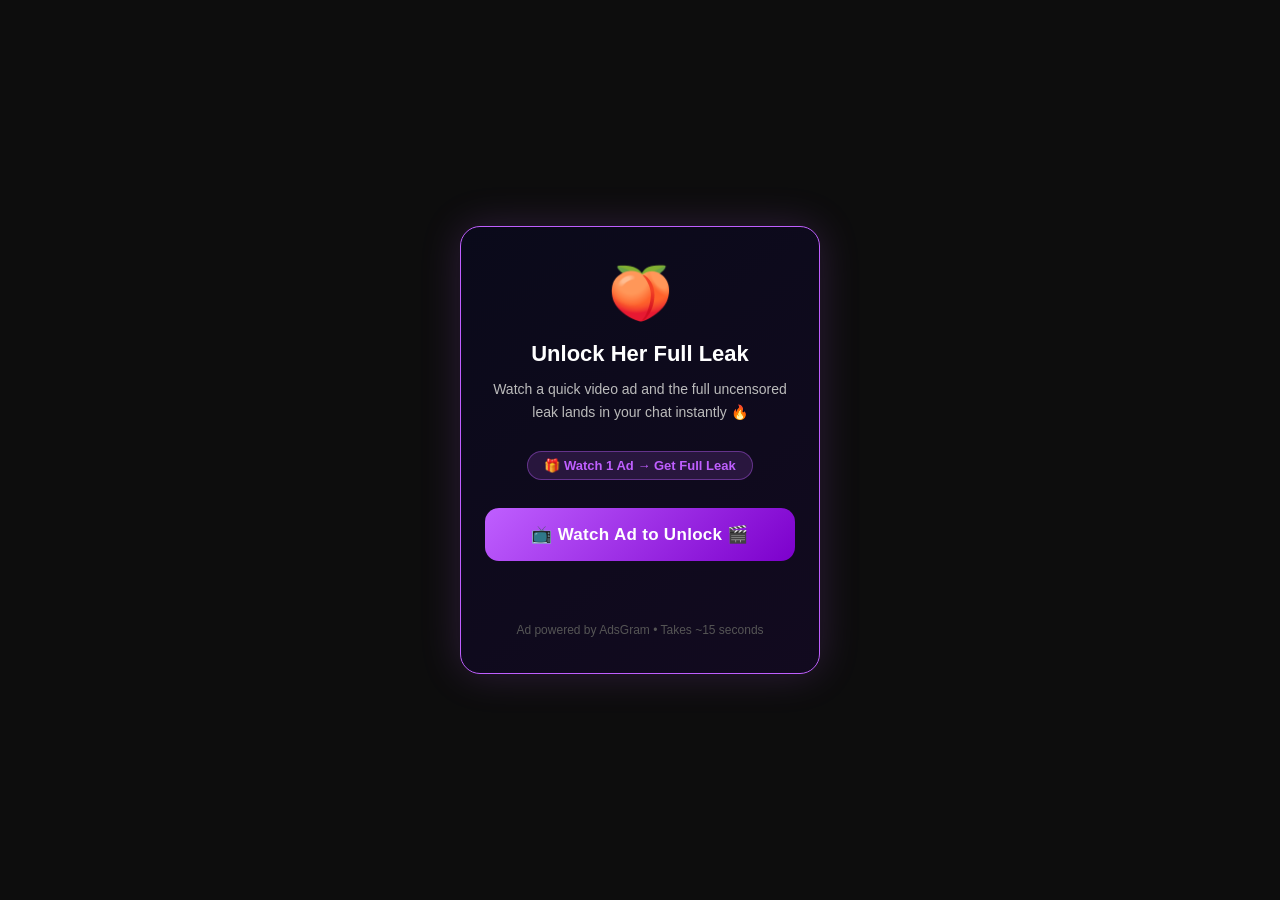
<file: ads.html>
<!DOCTYPE html>
<html lang="en">
<head>
  <meta charset="UTF-8" />
  <meta name="viewport" content="width=device-width, initial-scale=1.0, maximum-scale=1.0" />
  <title>Unlock Her Full Leak</title>
  <script src="https://telegram.org/js/telegram-web-app.js"></script>
  <style>
    * { margin: 0; padding: 0; box-sizing: border-box; }
    body {
      font-family: -apple-system, BlinkMacSystemFont, 'Segoe UI', sans-serif;
      background: #0d0d0d;
      color: #fff;
      min-height: 100vh;
      display: flex;
      align-items: center;
      justify-content: center;
      padding: 24px;
    }
    .card {
      background: linear-gradient(145deg, #0a0a1a, #120a1f);
      border: 1px solid #bf5fff;
      border-radius: 20px;
      padding: 36px 24px;
      text-align: center;
      max-width: 360px;
      width: 100%;
      box-shadow: 0 0 40px rgba(191, 95, 255, 0.18);
    }
    .icon { font-size: 52px; margin-bottom: 16px; }
    h1 {
      font-size: 22px;
      font-weight: 800;
      color: #fff;
      margin-bottom: 10px;
      line-height: 1.3;
    }
    .sub {
      font-size: 14px;
      color: #bbb;
      margin-bottom: 28px;
      line-height: 1.6;
    }
    .reward-badge {
      display: inline-block;
      background: rgba(191, 95, 255, 0.15);
      border: 1px solid rgba(191, 95, 255, 0.4);
      color: #bf5fff;
      font-size: 13px;
      font-weight: 600;
      padding: 6px 16px;
      border-radius: 20px;
      margin-bottom: 28px;
    }
    #adBtn {
      width: 100%;
      padding: 16px;
      background: linear-gradient(135deg, #bf5fff, #7c00cc);
      color: #fff;
      font-size: 17px;
      font-weight: 700;
      border: none;
      border-radius: 14px;
      cursor: pointer;
      transition: opacity 0.2s, transform 0.1s;
      letter-spacing: 0.3px;
    }
    #adBtn:active { transform: scale(0.97); }
    #adBtn:disabled { opacity: 0.5; cursor: not-allowed; }
    #status {
      margin-top: 18px;
      font-size: 14px;
      min-height: 20px;
      transition: color 0.3s;
    }
    #status.success { color: #30d158; }
    #status.error   { color: #ff453a; }
    #status.info    { color: #ffd60a; }
    .note {
      margin-top: 24px;
      font-size: 12px;
      color: #555;
    }
  </style>
</head>
<body>
  <div class="card">
    <div class="icon">🍑</div>
    <h1>Unlock Her Full Leak</h1>
    <p class="sub">Watch a quick video ad and the full uncensored leak lands in your chat instantly 🔥</p>
    <div class="reward-badge">🎁 Watch 1 Ad → Get Full Leak</div>

    <button id="adBtn" onclick="watchAd()">📺 Watch Ad to Unlock 🎬</button>
    <div id="status"></div>
    <p class="note">Ad powered by AdsGram • Takes ~15 seconds</p>
  </div>

  <script src="https://sad.adsgram.ai/js/sad.min.js"></script>
  <script>
    // ─── Telegram WebApp ──────────────────────────────
    const tg = window.Telegram.WebApp;
    tg.expand();
    tg.ready();
    tg.setHeaderColor('#0d0d0d');
    tg.setBackgroundColor('#0d0d0d');

    // ─── AdsGram SDK — unchanged from your working page ─
    const AdController = window.Adsgram.init({
      blockId: "37388",
      debug: false
    });

    // Public browser credential only. It is the same key embedded in the Mini App.
    // It is not a service-role key and cannot bypass the Edge Function validation.
    const SUPABASE_ANON_KEY = 'eyJhbGciOiJIUzI1NiIsInR5cCI6IkpXVCJ9.eyJpc3MiOiJzdXBhYmFzZSIsInJlZiI6Im5ud2ZwaW9ybmFrZWxka3ljeHdoIiwicm9sZSI6ImFub24iLCJpYXQiOjE3ODY0NjU5NzEsImV4cCI6MjEwMjA0MTk3MX0.DAKbe7XS37RIqQ_AbPnm0Z9L5C47cDbZx76pr7p7LrY';

    const btn = document.getElementById('adBtn');
    const status = document.getElementById('status');

    // ─── Store pending delivery ──────────────────────
    // This is the only changed part. The old file wrote directly to the old
    // Supabase project. This sends raw Telegram initData to the current Edge
    // Function, which validates it and writes the same pending queue row.
    async function storePendingDelivery() {
      const initData = tg.initData;
      if (!initData) {
        throw new Error('Open this page from the CumHia Telegram bot.');
      }

      const resp = await fetch('https://nnwfpiornakeldkycxwh.supabase.co/functions/v1/miniapp-api', {
        method: 'POST',
        headers: {
          'Content-Type': 'application/json',
          // Same browser header pattern used by the working Mini App.
          'Authorization': `Bearer ${SUPABASE_ANON_KEY}`
        },
        body: JSON.stringify({
          route: 'record-ad-reward',
          init_data: initData,
          content_type: 'leaks'
        })
      });

      const raw = await resp.text();
      let body = {};
      try { body = raw ? JSON.parse(raw) : {}; } catch (_) {}

      if (!resp.ok || !body.queued) {
        throw new Error(body.error || `Could not save your reward (${resp.status}).`);
      }
      return body;
    }

    // ─── Watch Ad ─────────────────────────────────────
    function watchAd() {
      btn.disabled = true;
      btn.textContent = '⏳ Loading Ad...';
      status.className = '';
      status.textContent = '';

      AdController.show()
        .then(async (result) => {
          if (result.done) {
            status.className = 'info';
            status.textContent = '✅ Ad watched! Saving your unlock...';

            await storePendingDelivery();

            status.className = 'success';
            status.textContent = '✅ Done! Close this window and tap "✅ Done" in the chat.';

            setTimeout(() => {
              tg.close();
            }, 500);
          } else {
            btn.disabled = false;
            btn.textContent = '📺 Watch Ad to Unlock 🎬';
            status.className = 'error';
            status.textContent = '❌ Please watch the FULL ad to unlock your content.';
          }
        })
        .catch((err) => {
          btn.disabled = false;
          btn.textContent = '📺 Watch Ad to Unlock 🎬';
          status.className = 'error';
          status.textContent = '❌ ' + (err.description || err.message || 'Ad failed. Please try again.');
        });
    }
  </script>
</body>
</html>
</file>
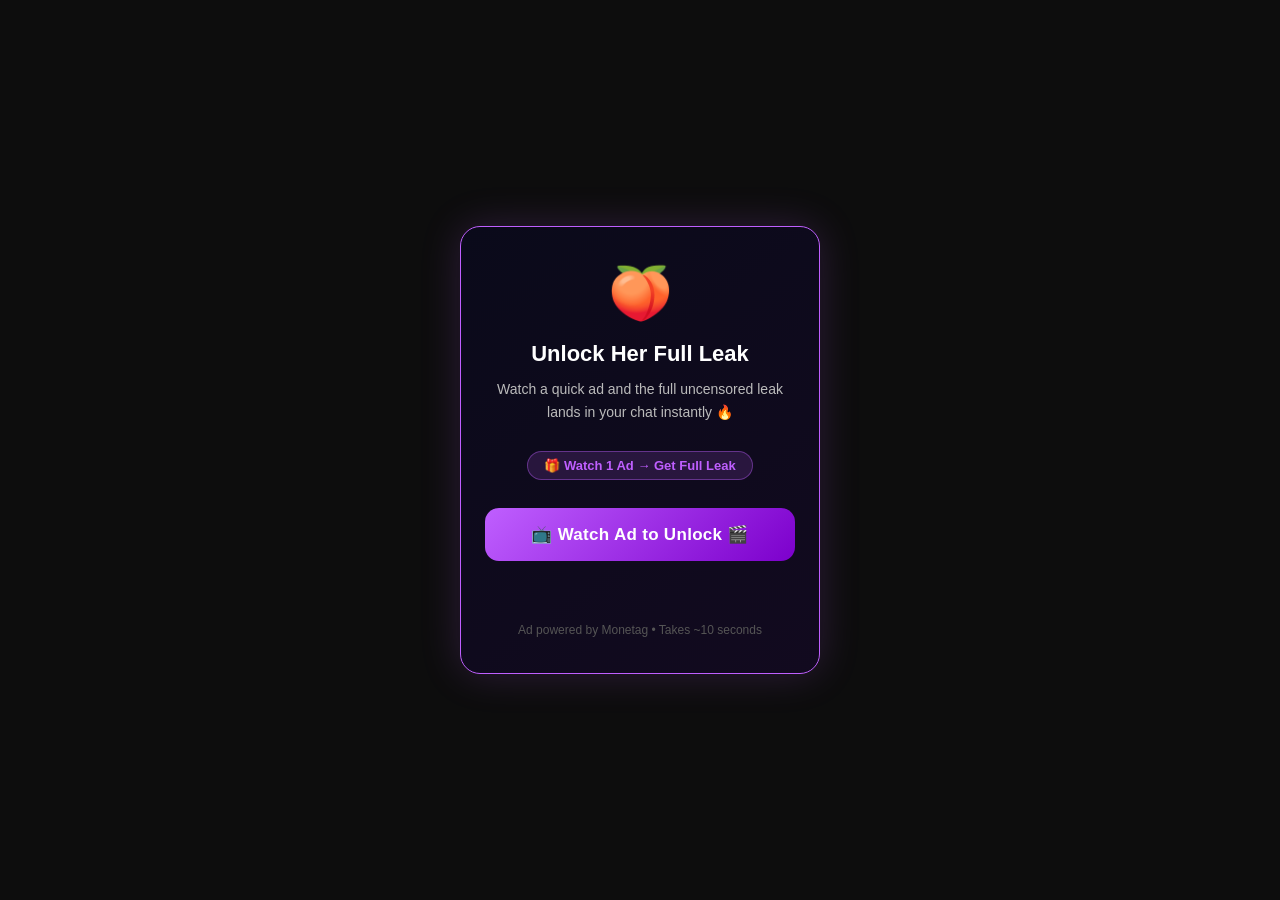
<file: leaks.html>
<!DOCTYPE html>
<html lang="en">
<head>
  <meta charset="UTF-8" />
  <meta name="viewport" content="width=device-width, initial-scale=1.0, maximum-scale=1.0" />
  <title>Unlock Full Leak</title>
  <script src="https://telegram.org/js/telegram-web-app.js"></script>
  <script src='//libtl.com/sdk.js' data-zone='11210081' data-sdk='show_11210081'></script>
  <style>
    * { margin: 0; padding: 0; box-sizing: border-box; }
    body {
      font-family: -apple-system, BlinkMacSystemFont, 'Segoe UI', sans-serif;
      background: #0d0d0d;
      color: #fff;
      min-height: 100vh;
      display: flex;
      align-items: center;
      justify-content: center;
      padding: 24px;
    }
    .card {
      background: linear-gradient(145deg, #0a0a1a, #120a1f);
      border: 1px solid #bf5fff;
      border-radius: 20px;
      padding: 36px 24px;
      text-align: center;
      max-width: 360px;
      width: 100%;
      box-shadow: 0 0 40px rgba(191, 95, 255, 0.18);
    }
    .icon { font-size: 52px; margin-bottom: 16px; }
    h1 {
      font-size: 22px;
      font-weight: 800;
      color: #fff;
      margin-bottom: 10px;
      line-height: 1.3;
    }
    .sub {
      font-size: 14px;
      color: #bbb;
      margin-bottom: 28px;
      line-height: 1.6;
    }
    .reward-badge {
      display: inline-block;
      background: rgba(191, 95, 255, 0.15);
      border: 1px solid rgba(191, 95, 255, 0.4);
      color: #bf5fff;
      font-size: 13px;
      font-weight: 600;
      padding: 6px 16px;
      border-radius: 20px;
      margin-bottom: 28px;
    }
    #adBtn {
      width: 100%;
      padding: 16px;
      background: linear-gradient(135deg, #bf5fff, #7c00cc);
      color: #fff;
      font-size: 17px;
      font-weight: 700;
      border: none;
      border-radius: 14px;
      cursor: pointer;
      transition: opacity 0.2s, transform 0.1s;
      letter-spacing: 0.3px;
    }
    #adBtn:active { transform: scale(0.97); }
    #adBtn:disabled { opacity: 0.5; cursor: not-allowed; }
    #status {
      margin-top: 18px;
      font-size: 14px;
      color: #aaa;
      min-height: 20px;
      transition: color 0.3s;
    }
    #status.success { color: #30d158; }
    #status.error   { color: #ff453a; }
    .note {
      margin-top: 24px;
      font-size: 12px;
      color: #555;
    }
  </style>
</head>
<body>
  <div class="card">
    <div class="icon">🍑</div>
    <h1>Unlock Her Full Leak</h1>
    <p class="sub">Watch a quick ad and the full uncensored leak lands in your chat instantly 🔥</p>
    <div class="reward-badge">🎁 Watch 1 Ad → Get Full Leak</div>
    <button id="adBtn" onclick="watchAd()">📺 Watch Ad to Unlock 🎬</button>
    <div id="status"></div>
    <p class="note">Ad powered by Monetag • Takes ~10 seconds</p>
  </div>

  <script>
    const tg = window.Telegram.WebApp;
    tg.expand();
    tg.ready();
    tg.setHeaderColor('#0d0d0d');
    tg.setBackgroundColor('#0d0d0d');

    function watchAd() {
      const btn    = document.getElementById('adBtn');
      const status = document.getElementById('status');
      btn.disabled     = true;
      btn.textContent  = '⏳ Loading Ad...';
      status.className = '';
      status.textContent = '';

      show_11210081('pop')
        .then(() => {
          status.className   = 'success';
          status.textContent = '✅ Done! Sending your leak now...';
          btn.textContent    = '✅ Ad Complete!';
          tg.sendData(JSON.stringify({ action: 'ad_complete', type: 'leaks' }));
          setTimeout(() => tg.close(), 1800);
        })
        .catch(() => {
          btn.disabled     = false;
          btn.textContent  = '📺 Watch Ad to Unlock 🎬';
          status.className = 'error';
          status.textContent = '❌ Ad failed. Please try again.';
        });
    }
  </script>
</body>
</html>
</file>
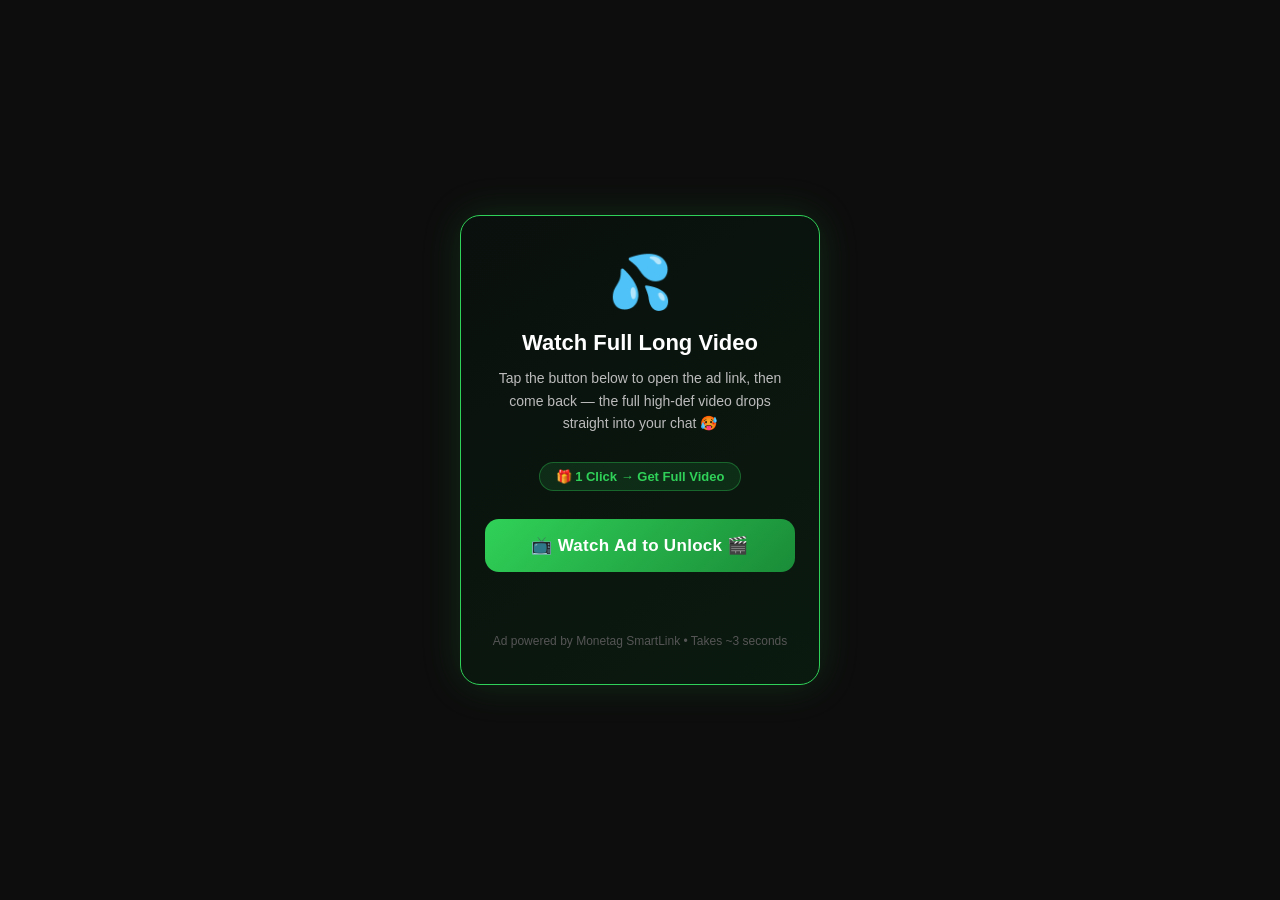
<file: long.html>
<!DOCTYPE html>
<html lang="en">
<head>
  <meta charset="UTF-8" />
  <meta name="viewport" content="width=device-width, initial-scale=1.0, maximum-scale=1.0" />
  <title>Watch Full Video</title>
  <script src="https://telegram.org/js/telegram-web-app.js"></script>
  <style>
    * { margin: 0; padding: 0; box-sizing: border-box; }
    body {
      font-family: -apple-system, BlinkMacSystemFont, 'Segoe UI', sans-serif;
      background: #0d0d0d;
      color: #fff;
      min-height: 100vh;
      display: flex;
      align-items: center;
      justify-content: center;
      padding: 24px;
    }
    .card {
      background: linear-gradient(145deg, #0a100d, #0a1a0f);
      border: 1px solid #30d158;
      border-radius: 20px;
      padding: 36px 24px;
      text-align: center;
      max-width: 360px;
      width: 100%;
      box-shadow: 0 0 40px rgba(48, 209, 88, 0.15);
    }
    .icon { font-size: 52px; margin-bottom: 16px; }
    h1 {
      font-size: 22px;
      font-weight: 800;
      color: #fff;
      margin-bottom: 10px;
      line-height: 1.3;
    }
    .sub {
      font-size: 14px;
      color: #bbb;
      margin-bottom: 28px;
      line-height: 1.6;
    }
    .reward-badge {
      display: inline-block;
      background: rgba(48, 209, 88, 0.12);
      border: 1px solid rgba(48, 209, 88, 0.35);
      color: #30d158;
      font-size: 13px;
      font-weight: 600;
      padding: 6px 16px;
      border-radius: 20px;
      margin-bottom: 28px;
    }
    #adBtn {
      width: 100%;
      padding: 16px;
      background: linear-gradient(135deg, #30d158, #1a8c38);
      color: #fff;
      font-size: 17px;
      font-weight: 700;
      border: none;
      border-radius: 14px;
      cursor: pointer;
      transition: opacity 0.2s, transform 0.1s;
      letter-spacing: 0.3px;
    }
    #adBtn:active { transform: scale(0.97); }
    #adBtn:disabled { opacity: 0.5; cursor: not-allowed; }
    #status {
      margin-top: 18px;
      font-size: 14px;
      color: #aaa;
      min-height: 20px;
      transition: color 0.3s;
    }
    #status.success { color: #30d158; }
    #status.error   { color: #ff453a; }
    .note {
      margin-top: 24px;
      font-size: 12px;
      color: #555;
    }
    #countdown {
      margin-top: 14px;
      font-size: 28px;
      font-weight: 800;
      color: #30d158;
      display: none;
    }
  </style>
</head>
<body>
  <div class="card">
    <div class="icon">💦</div>
    <h1>Watch Full Long Video</h1>
    <p class="sub">Tap the button below to open the ad link, then come back — the full high-def video drops straight into your chat 🥵</p>
    <div class="reward-badge">🎁 1 Click → Get Full Video</div>
    <button id="adBtn" onclick="watchAd()">📺 Watch Ad to Unlock 🎬</button>
    <div id="status"></div>
    <div id="countdown"></div>
    <p class="note">Ad powered by Monetag SmartLink • Takes ~3 seconds</p>
  </div>

  <script>
    const tg = window.Telegram.WebApp;
    tg.expand();
    tg.ready();
    tg.setHeaderColor('#0d0d0d');
    tg.setBackgroundColor('#0d0d0d');

    const SMART_LINK = "https://omg10.com/4/11210079";
    const btn       = document.getElementById('adBtn');
    const status    = document.getElementById('status');
    const countdown = document.getElementById('countdown');

    function watchAd() {
      btn.disabled     = true;
      btn.textContent  = '⏳ Opening Ad...';
      status.className = '';
      status.textContent = '';
      countdown.style.display = 'none';

      // Open the Monetag SmartLink in a new tab
      window.open(SMART_LINK, '_blank');

      status.className   = 'info';
      status.style.color = '#ffd60a';
      status.textContent = '✅ Ad link opened! Delivering your video...';

      // Countdown 3 → 1, then send data and close
      let seconds = 3;
      countdown.style.display = 'block';
      countdown.textContent = seconds;

      const interval = setInterval(() => {
        seconds--;
        countdown.textContent = seconds;
        if (seconds <= 0) {
          clearInterval(interval);
          countdown.style.display = 'none';

          // Send completion data to the bot
          tg.sendData(JSON.stringify({ action: 'ad_complete', type: 'long' }));

          status.className   = 'success';
          status.style.color = '#30d158';
          status.textContent = '✅ Done! Sending your video now...';
          btn.textContent    = '✅ Ad Complete!';

          // Close the webapp
          setTimeout(() => tg.close(), 500);
        }
      }, 1000);
    }
  </script>
</body>
</html>
</file>
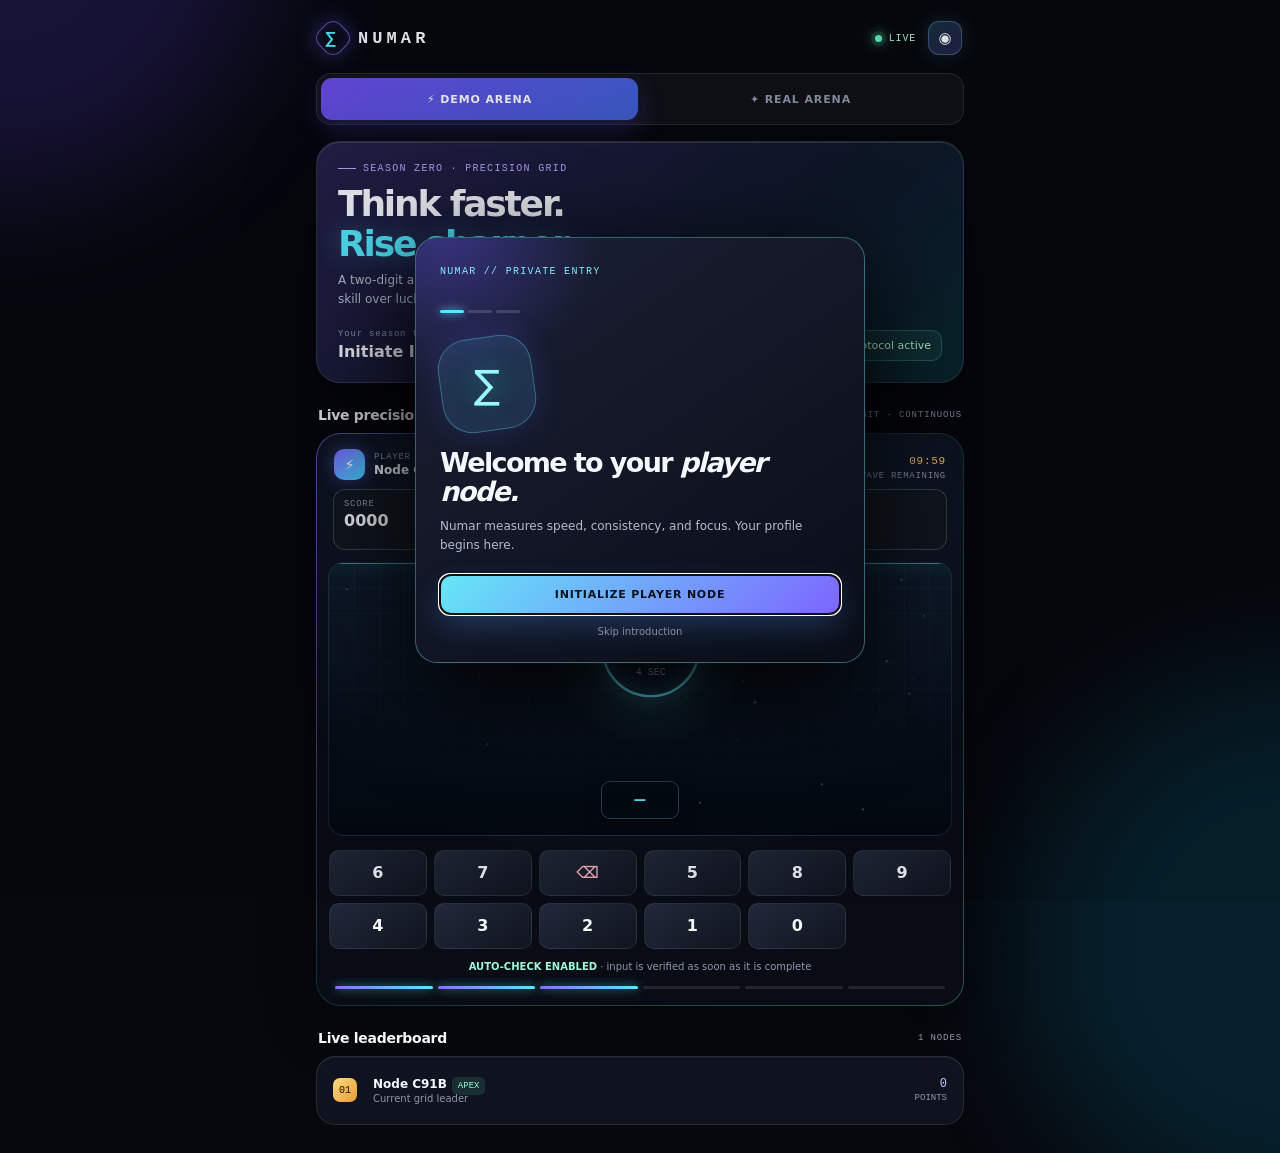
<file: numer.html>
<!doctype html>
<html lang="en">
<head>
  <meta charset="utf-8">
  <meta name="viewport" content="width=device-width,initial-scale=1,viewport-fit=cover">
  <meta name="theme-color" content="#07080e">
  <title>NUMAR · Precision Arena</title>
  <style>
    :root{--ink:#f5f8ff;--muted:#8e98af;--line:rgba(255,255,255,.1);--violet:#8e6aff;--electric:#54e9ff;--mint:#5bf1bd;--gold:#ffc56b;--rose:#ff718f;--panel:rgba(18,22,36,.78)}*{box-sizing:border-box;-webkit-tap-highlight-color:transparent}html,body{margin:0;min-height:100%;background:#07080e;color:var(--ink);font-family:Inter,ui-sans-serif,system-ui,sans-serif}body{overflow-x:hidden}body:before,body:after{content:"";position:fixed;z-index:0;width:34rem;height:34rem;border-radius:50%;filter:blur(65px);opacity:.22;pointer-events:none;animation:drift 15s ease-in-out infinite alternate}body:before{top:-22rem;left:-17rem;background:#5f44e4}body:after{right:-18rem;bottom:-20rem;background:#087d9c;animation-delay:-7s}@keyframes drift{to{transform:translate(5rem,3rem) scale(1.13)}}button{font:inherit;color:inherit;cursor:pointer;border:0}.app{position:relative;z-index:1;width:min(100%,680px);min-height:100vh;margin:auto;padding:env(safe-area-inset-top,0) 16px calc(28px + env(safe-area-inset-bottom))}.topbar{display:flex;align-items:center;justify-content:space-between;padding:21px 2px 18px}.brand{display:flex;align-items:center;gap:10px;font:600 17px ui-monospace,monospace;letter-spacing:.24em}.mark{display:grid;place-items:center;width:30px;height:30px;border:1px solid rgba(145,115,255,.68);border-radius:10px;color:var(--electric);box-shadow:0 0 21px rgba(95,105,255,.4),inset 0 0 15px rgba(107,90,255,.2);transform:rotate(45deg)}.mark span{transform:rotate(-45deg)}.top-actions{display:flex;align-items:center;gap:12px}.status{display:flex;align-items:center;gap:7px;color:#a9fbdc;font:10px ui-monospace,monospace;letter-spacing:.08em}.status i{width:7px;height:7px;border-radius:50%;background:var(--mint);box-shadow:0 0 0 4px rgba(91,241,189,.12),0 0 13px var(--mint);animation:pulse 1.8s infinite}@keyframes pulse{50%{opacity:.45;transform:scale(.78)}}.profile-trigger{display:grid;place-items:center;width:34px;height:34px;padding:0;border:1px solid rgba(130,220,255,.27);border-radius:11px;background:linear-gradient(135deg,rgba(70,224,255,.19),rgba(133,99,255,.25));box-shadow:0 0 18px rgba(83,181,255,.17);font-size:15px}.modes{display:grid;grid-template-columns:1fr 1fr;gap:4px;padding:4px;border:1px solid var(--line);border-radius:15px;background:rgba(255,255,255,.045)}.modes button{min-height:42px;border-radius:11px;color:var(--muted);background:transparent;font-size:11px;font-weight:800;letter-spacing:.08em;transition:.25s}.modes button.active{color:#fff;background:linear-gradient(135deg,rgba(117,83,255,.9),rgba(70,106,234,.9));box-shadow:0 9px 25px rgba(81,77,243,.28)}.view{display:none;animation:enter .35s ease both}.view.active{display:block}@keyframes enter{from{opacity:0;transform:translateY(9px)}to{opacity:1;transform:none}}.hero,.real-hero{position:relative;overflow:hidden;margin-top:16px;padding:21px;border:1px solid var(--line);border-radius:24px;background:linear-gradient(135deg,rgba(46,39,93,.76),rgba(17,27,48,.82) 62%,rgba(11,48,58,.72));box-shadow:0 24px 70px rgba(0,0,0,.36),inset 0 1px rgba(255,255,255,.1)}.hero:after{content:"";position:absolute;right:-16%;bottom:-115%;width:240px;height:240px;border-radius:50%;background:radial-gradient(circle,rgba(84,232,255,.24),transparent 66%)}.eyebrow{display:flex;align-items:center;gap:7px;color:#b6a7ff;font:10px ui-monospace,monospace;letter-spacing:.13em;text-transform:uppercase}.eyebrow:before{content:"";width:18px;height:1px;background:currentColor}h1,h2,h3,p{margin:0}h1{max-width:380px;margin:10px 0 8px;font-size:clamp(27px,6vw,36px);line-height:1.1;letter-spacing:-.06em}h1 em{color:var(--electric);font-style:normal;text-shadow:0 0 26px rgba(84,233,255,.3)}.sub{max-width:395px;color:#bac3d6;font-size:12px;line-height:1.6}.hero-bottom{display:flex;align-items:end;justify-content:space-between;gap:12px;margin-top:19px}.mini-stat span{display:block;color:var(--muted);font:9px ui-monospace,monospace;letter-spacing:.09em}.mini-stat b{display:block;margin-top:3px;font-size:16px}.rank-chip{padding:8px 10px;border:1px solid rgba(91,241,189,.24);border-radius:10px;background:rgba(91,241,189,.08);color:#b8ffdf;font-size:11px;white-space:nowrap}.section-title{display:flex;align-items:center;justify-content:space-between;margin:24px 2px 10px}.section-title h2{font-size:14px;letter-spacing:-.02em}.section-title span{color:var(--muted);font:9px ui-monospace,monospace;letter-spacing:.1em}.game-shell{padding:1px;border-radius:25px;background:linear-gradient(135deg,rgba(142,106,255,.67),rgba(84,233,255,.18) 45%,rgba(91,241,189,.35));box-shadow:0 18px 55px rgba(0,0,0,.36)}.game{overflow:hidden;border-radius:24px;background:radial-gradient(circle at 50% 0,#192944,#090c15 67%)}.game-head{display:flex;align-items:center;justify-content:space-between;padding:15px 17px 8px}.player{display:flex;align-items:center;gap:9px}.avatar{display:grid;place-items:center;width:31px;height:31px;border-radius:10px;background:linear-gradient(135deg,#8066ff,#42d9ff);box-shadow:0 0 18px rgba(105,112,255,.45);font-size:15px}.player small,.countdown small{display:block;color:var(--muted);font:9px ui-monospace,monospace;letter-spacing:.08em}.player b{display:block;margin-top:1px;font-size:12px}.countdown{text-align:right}.countdown span{color:var(--gold);font:11px ui-monospace,monospace;letter-spacing:.07em}.countdown small{margin-top:3px}.stats{display:grid;grid-template-columns:repeat(3,1fr);gap:1px;overflow:hidden;margin:0 16px 12px;border:1px solid var(--line);border-radius:12px;background:var(--line)}.metric{padding:9px 10px;background:rgba(5,8,15,.58)}.metric span{display:block;color:var(--muted);font:9px ui-monospace,monospace;letter-spacing:.08em}.metric b{display:block;margin-top:2px;font-size:16px}.arena{position:relative;overflow:hidden;height:274px;margin:0 11px;border:1px solid rgba(107,142,185,.18);border-radius:16px;background:linear-gradient(180deg,rgba(17,32,51,.65),rgba(3,9,17,.93))}.arena:before{content:"";position:absolute;inset:0;opacity:.32;background-image:linear-gradient(rgba(82,139,172,.24) 1px,transparent 1px),linear-gradient(90deg,rgba(82,139,172,.24) 1px,transparent 1px);background-size:25px 25px;mask-image:linear-gradient(to bottom,#000,transparent)}.scan{position:absolute;z-index:2;top:0;right:0;left:0;height:1px;background:rgba(117,241,255,.5);box-shadow:0 0 16px var(--electric);animation:scan 4s linear infinite}@keyframes scan{to{transform:translateY(274px)}}canvas{position:relative;z-index:1;display:block;width:100%;height:100%}.answer-readout{position:absolute;z-index:3;bottom:16px;left:50%;min-width:78px;padding:8px 15px;border:1px solid rgba(150,222,255,.25);border-radius:9px;background:rgba(4,11,20,.84);color:var(--electric);transform:translateX(-50%);text-align:center;font:600 18px ui-monospace,monospace;box-shadow:0 7px 20px rgba(0,0,0,.35);transition:.18s}.answer-readout.incorrect{border-color:var(--rose);color:#ff92a9;animation:shake .28s linear}@keyframes shake{25%{transform:translateX(-56%)}75%{transform:translateX(-44%)}}.keypad{display:grid;grid-template-columns:repeat(6,1fr);gap:7px;padding:14px 12px 12px}.key{min-height:46px;border:1px solid rgba(255,255,255,.08);border-radius:10px;background:linear-gradient(145deg,rgba(38,46,65,.85),rgba(17,21,33,.9));font-size:16px;font-weight:700;transition:.12s}.key:active{background:#3b4770;transform:scale(.93)}.key.erase{color:#f6b4c4}.auto-note{padding:0 17px 14px;color:var(--muted);text-align:center;font-size:10px}.auto-note b{color:#9df8d7}.progress{display:flex;gap:5px;padding:0 18px 16px}.progress i{flex:1;height:3px;border-radius:3px;background:rgba(255,255,255,.1)}.progress i.on{background:linear-gradient(90deg,var(--violet),var(--electric));box-shadow:0 0 10px rgba(77,231,255,.7)}.panel{border:1px solid var(--line);border-radius:19px;background:var(--panel);box-shadow:inset 0 1px rgba(255,255,255,.045);backdrop-filter:blur(18px)}.leaderboard{padding:7px 16px}.leader{display:grid;grid-template-columns:31px 1fr auto;align-items:center;gap:9px;min-height:53px;border-bottom:1px solid rgba(255,255,255,.07)}.leader:last-child{border:0}.place{display:grid;place-items:center;width:24px;height:24px;border-radius:7px;background:rgba(255,255,255,.055);color:#9ea8c0;font:10px ui-monospace,monospace}.place.top{color:#1e1400;background:linear-gradient(135deg,#ffdb7d,#e69c36)}.leader-name{font-size:12px;font-weight:700}.leader-name small{display:block;margin-top:2px;color:var(--muted);font-size:10px;font-weight:500}.leader-score{color:#c9c4ff;text-align:right;font:12px ui-monospace,monospace}.leader-score small{display:block;margin-top:2px;color:var(--muted);font-size:9px}.tag{padding:4px 6px;margin-left:5px;border-radius:5px;background:rgba(91,241,189,.12);color:#9ffbd7;font:9px ui-monospace,monospace}.real-hero{border-color:rgba(244,189,95,.27);background:linear-gradient(135deg,rgba(69,45,17,.78),rgba(30,24,30,.88) 65%,rgba(23,35,52,.88))}.real-hero:after{content:'✦';position:absolute;top:-22px;right:17px;color:#ffcf76;font-size:145px;opacity:.11}.real-hero h1 em{color:#ffcb75}.compliance{display:flex;gap:9px;margin:18px 0;padding:10px;border:1px solid rgba(255,205,116,.18);border-radius:11px;background:rgba(0,0,0,.16);color:#d8c9af;font-size:11px;line-height:1.45}.compliance b{color:#ffcf76}.prime{width:100%;padding:14px;border-radius:12px;background:linear-gradient(135deg,#ffe29b,#ce9138);color:#241504;font-size:11px;font-weight:900;letter-spacing:.07em}.schedule .slot{display:flex;align-items:center;justify-content:space-between;padding:13px 14px}.schedule .slot+.slot{border-top:1px solid var(--line)}.slot b{display:block;font-size:12px}.slot small{display:block;margin-top:3px;color:var(--muted);font-size:10px}.slot time{color:#ffcc76;font:12px ui-monospace,monospace}dialog{width:min(calc(100% - 28px),450px);padding:0;overflow:hidden;color:var(--ink);border:1px solid rgba(151,132,255,.35);border-radius:22px;background:linear-gradient(145deg,#1d2132,#0b0e17);box-shadow:0 30px 100px #000}.modal{padding:24px}.modal h2{font-size:21px}.modal p{margin-top:9px;color:#abb4c8;font-size:12px;line-height:1.6}.modal button,.profile-close{width:100%;margin-top:18px;padding:12px;border-radius:10px;background:#2a3044;font-weight:800}.profile{position:relative;overflow:hidden;padding:23px}.profile:before{content:"";position:absolute;top:-85px;right:-90px;width:230px;height:230px;border-radius:50%;background:radial-gradient(circle,rgba(94,237,231,.22),transparent 67%)}.profile-head{position:relative;display:flex;align-items:center;gap:12px}.profile-avatar{display:grid;place-items:center;width:51px;height:51px;border:1px solid rgba(111,234,255,.45);border-radius:16px;background:linear-gradient(135deg,#3bd9f4,#7352e8);box-shadow:0 0 24px rgba(76,214,255,.33);font-size:23px}.profile-head h2{font-size:20px;letter-spacing:-.04em}.profile-head p{margin-top:2px;color:#aab5c9;font:10px ui-monospace,monospace}.profile-xp{margin:22px 0 16px}.profile-xp label{display:flex;justify-content:space-between;margin-bottom:7px;color:#b9c3d8;font-size:10px}.xp-rail{height:7px;overflow:hidden;border-radius:8px;background:rgba(255,255,255,.09)}.xp-rail i{display:block;height:100%;border-radius:inherit;background:linear-gradient(90deg,#895fff,#4ee6f6);box-shadow:0 0 12px rgba(88,225,255,.65);transition:.45s}.profile-metrics{display:grid;grid-template-columns:repeat(3,1fr);gap:7px}.profile-metric{padding:9px;border:1px solid rgba(255,255,255,.07);border-radius:10px;background:rgba(0,0,0,.18)}.profile-metric span{display:block;color:var(--muted);font:9px ui-monospace,monospace}.profile-metric b{display:block;margin-top:3px;font-size:14px}.badges{display:grid;grid-template-columns:repeat(3,1fr);gap:8px;margin-top:10px}.badge{min-height:82px;padding:9px 6px;border:1px solid rgba(255,255,255,.08);border-radius:12px;background:rgba(255,255,255,.035);text-align:center}.badge i{display:block;filter:grayscale(1);opacity:.3;font-style:normal;font-size:18px}.badge.unlocked{border-color:rgba(103,236,202,.22);background:rgba(87,236,188,.06)}.badge.unlocked i{filter:none;opacity:1}.badge b{display:block;margin-top:5px;font-size:9px}.badge small{display:block;margin-top:3px;color:var(--muted);font-size:8px;line-height:1.2}.onboarding{position:relative;background:linear-gradient(145deg,#1b2035,#0a0d17);border-color:rgba(110,230,255,.39)}.onboarding:before{content:"";position:absolute;top:-180px;left:-140px;width:340px;height:340px;border-radius:50%;background:radial-gradient(circle,rgba(105,82,255,.37),transparent 65%)}.onboard{position:relative;padding:28px 24px 24px}.onboard-kicker{color:#86eaff;font:10px ui-monospace,monospace;letter-spacing:.13em}.onboard-steps{margin-top:21px}.onboard-steps i{display:inline-block;width:24px;height:3px;margin-right:4px;border-radius:4px;background:rgba(255,255,255,.15)}.onboard-steps i.on{background:var(--electric);box-shadow:0 0 9px var(--electric)}.orbit{display:grid;place-items:center;width:94px;height:94px;margin:20px 0 17px;border:1px solid rgba(97,234,255,.36);border-radius:30px;background:radial-gradient(circle,rgba(67,214,255,.22),rgba(92,72,201,.11));box-shadow:inset 0 0 24px rgba(100,224,255,.12),0 0 30px rgba(84,110,255,.2);color:#9bf7ff;font-size:39px;transform:rotate(-8deg)}.orbit span{transform:rotate(8deg)}.onboard h2{font-size:27px;line-height:1.1;letter-spacing:-.06em}.onboard p{margin-top:10px;color:#b3bdd1;font-size:12px;line-height:1.6}.style-picks{display:grid;grid-template-columns:1fr 1fr;gap:8px;margin-top:18px}.style-picks button{min-height:61px;padding:9px;border:1px solid rgba(255,255,255,.08);border-radius:11px;background:rgba(255,255,255,.045);text-align:left;font-size:11px;font-weight:800}.style-picks button.selected{border-color:rgba(95,230,255,.6);background:rgba(79,211,255,.13);box-shadow:0 0 18px rgba(82,211,255,.15)}.style-picks small{display:block;margin-top:4px;color:var(--muted);font-size:9px;font-weight:500}.onboard-next{width:100%;margin-top:20px;padding:13px;border-radius:11px;background:linear-gradient(135deg,#65e7f6,#7d65ff);box-shadow:0 12px 30px rgba(83,154,255,.26);color:#071119;font-size:11px;font-weight:900;letter-spacing:.07em}.onboard-skip{display:block;margin:11px auto 0;background:transparent;color:#8490a9;font-size:10px}@media(max-width:420px){.app{padding-right:12px;padding-left:12px}.status{display:none}.arena{height:250px}.keypad{grid-template-columns:repeat(5,1fr)}.key{min-height:43px}.stats{margin-right:12px;margin-left:12px}}@media(prefers-reduced-motion:reduce){*,*:before,*:after{animation-duration:.001ms!important}}
  </style>
</head>
<body>
  <main class="app">
    <header class="topbar"><div class="brand"><div class="mark"><span>∑</span></div>NUMAR</div><div class="top-actions"><div class="status"><i></i>LIVE</div><button id="profileBtn" class="profile-trigger">◉</button></div></header>
    <nav class="modes"><button id="demoTab" class="active">⚡ DEMO ARENA</button><button id="realTab">✦ REAL ARENA</button></nav>
    <section id="demo" class="view active"><article class="hero"><div class="eyebrow">Season zero · precision grid</div><h1>Think faster.<br><em>Rise sharper.</em></h1><p class="sub">A two-digit arithmetic arena for players who prefer measurable skill over luck.</p><div class="hero-bottom"><div class="mini-stat"><span>Your season tier</span><b id="heroTier">Initiate I</b></div><div class="rank-chip">🧠 Focus protocol active</div></div></article><div class="section-title"><h2>Live precision wave</h2><span>2-DIGIT · CONTINUOUS</span></div><section class="game-shell"><div class="game"><div class="game-head"><div class="player"><div class="avatar">⚡</div><div><small>PLAYER NODE</small><b id="playerName">Guest</b></div></div><div class="countdown"><span id="timer">10:00</span><small>WAVE REMAINING</small></div></div><div class="stats"><div class="metric"><span>SCORE</span><b id="score">0000</b></div><div class="metric"><span>STREAK</span><b>✦ <span id="streak">0</span></b></div><div class="metric"><span>MULTIPLIER</span><b id="multiplier">1.00×</b></div></div><div class="arena"><div class="scan"></div><canvas id="gameCanvas"></canvas><div id="answerReadout" class="answer-readout">—</div></div><div id="keypad" class="keypad"></div><div class="auto-note"><b>AUTO-CHECK ENABLED</b> · input is verified as soon as it is complete</div><div class="progress"><i class="on"></i><i class="on"></i><i class="on"></i><i></i><i></i><i></i></div></div></section><div class="section-title"><h2>Live leaderboard</h2><span id="poolCount">LOCAL</span></div><section id="leaders" class="panel leaderboard"></section></section>
    <section id="real" class="view"><article class="real-hero"><div class="eyebrow" style="color:#ffcf76">Premium tournament circuit</div><h1>Play for the <em>summit.</em></h1><p class="sub">Scheduled high-skill tournaments, transparent sections, and focused competition.</p><div class="compliance">🛡️ <div><b>Wallet preview only</b><br>Financial features are locked until payment operations, regional rules, and player verification are live.</div></div><button id="walletBtn" class="prime">💎 VIEW WALLET PREVIEW</button></article><div class="section-title"><h2>Today’s section schedule</h2><span>WAT · UTC+1</span></div><section class="panel schedule"><div class="slot"><div><b>Midnight Protocol <span class="tag">NEXT</span></b><small>Three precision rounds · 10 min waves</small></div><time>00:00</time></div><div class="slot"><div><b>Morning Circuit</b><small>Three precision rounds · 10 min waves</small></div><time>06:00</time></div><div class="slot"><div><b>Midday Apex</b><small>Three precision rounds · 10 min waves</small></div><time>12:00</time></div><div class="slot"><div><b>Nightfall Grid</b><small>Three precision rounds · 10 min waves</small></div><time>18:00</time></div></section></section>
  </main>
  <dialog id="wallet"><div class="modal"><div style="font-size:22px">🔒</div><h2 style="margin-top:12px">Wallet is in private preview</h2><p>Deposit, withdrawal, balance, and prize functions are intentionally unavailable in this build. Nothing here can move or affect funds.</p><button onclick="wallet.close()">Understood</button></div></dialog>
  <dialog id="profileDialog"><div class="profile"><div class="profile-head"><div class="profile-avatar">⚡</div><div><h2 id="profileName">Player node</h2><p id="profileTier">INITIATE I · SEASON ZERO</p></div></div><div class="profile-xp"><label><span id="rankLabel">INITIATE → ANALYST</span><span id="rankProgress">0 / 250 XP</span></label><div class="xp-rail"><i id="xpFill" style="width:0%"></i></div></div><div class="profile-metrics"><div class="profile-metric"><span>RANK</span><b id="profileRank">—</b></div><div class="profile-metric"><span>SCORE</span><b id="profileScore">0</b></div><div class="profile-metric"><span>BEST STREAK</span><b id="bestStreak">0</b></div></div><div class="section-title" style="margin-top:20px"><h2>Badge cabinet</h2><span>SEASON 0</span></div><div id="badges" class="badges"></div><button class="profile-close" onclick="profileDialog.close()">Close profile</button></div></dialog>
  <dialog id="onboardingDialog" class="onboarding"><div class="onboard"><div class="onboard-kicker">NUMAR // PRIVATE ENTRY</div><div id="onboardSteps" class="onboard-steps"></div><div id="onboardContent"></div><button id="onboardNext" class="onboard-next"></button><button id="onboardSkip" class="onboard-skip">Skip introduction</button></div></dialog>
  <script>
    const canvas=document.querySelector('#gameCanvas'),ctx=canvas.getContext('2d'),keypad=document.querySelector('#keypad'),readout=document.querySelector('#answerReadout'),timer=document.querySelector('#timer');
    const tgUser=window.Telegram?.WebApp?.initDataUnsafe?.user,playerId=tgUser?String(tgUser.id):(localStorage.nid||(localStorage.nid=crypto.randomUUID())),playerName=tgUser?.first_name||`Node ${playerId.slice(0,4).toUpperCase()}`;document.querySelector('#playerName').textContent=playerName;
    let width,height,bubble,input='',score=Number(localStorage.numarScore||0),streak=0,bestStreak=Number(localStorage.numarBestStreak||0),life=4700,waveEnds=Date.now()+600000;const particles=Array.from({length:28},()=>({x:Math.random(),y:Math.random(),s:Math.random()*1.3+.25,v:Math.random()*.18+.03})),ranks=[['Initiate I',0,250],['Analyst II',250,800],['Cipher III',800,2000],['Vector IV',2000,5000],['Apex V',5000,10000]];
    function rank(){return ranks.find((item,index)=>score>=item[1]&&(!ranks[index+1]||score<ranks[index+1][1]))||ranks.at(-1)}function resize(){const ratio=devicePixelRatio||1;width=canvas.width=canvas.clientWidth*ratio;height=canvas.height=canvas.clientHeight*ratio;ctx.setTransform(ratio,0,0,ratio,0,0);width=canvas.clientWidth;height=canvas.clientHeight}function newBubble(){const first=10+Math.floor(Math.random()*90),second=10+Math.floor(Math.random()*90);bubble={first,second,target:String(first+second),x:58+Math.random()*Math.max(1,width-116),y:55+Math.random()*Math.max(1,height-145),born:performance.now()};input='';keys();setReadout()}function draw(){ctx.clearRect(0,0,width,height);particles.forEach(p=>{p.y-=p.v/100;if(p.y<0){p.y=1;p.x=Math.random()}ctx.beginPath();ctx.arc(p.x*width,p.y*height,p.s,0,Math.PI*2);ctx.fillStyle='rgba(136,214,255,.34)';ctx.fill()});if(!bubble)return;const age=performance.now()-bubble.born,remain=1-age/life,radius=45+Math.sin(age/160)*3,glow=ctx.createRadialGradient(bubble.x,bubble.y,0,bubble.x,bubble.y,radius*2.1);glow.addColorStop(0,`rgba(101,227,255,${Math.max(.1,remain*.25)})`);glow.addColorStop(1,'rgba(101,227,255,0)');ctx.fillStyle=glow;ctx.beginPath();ctx.arc(bubble.x,bubble.y,radius*2.1,0,Math.PI*2);ctx.fill();ctx.beginPath();ctx.arc(bubble.x,bubble.y,radius,0,Math.PI*2);ctx.fillStyle='rgba(12,25,46,.88)';ctx.fill();ctx.lineWidth=2.4;ctx.strokeStyle=remain>.25?'#64e8ff':'#ff7793';ctx.shadowColor=ctx.strokeStyle;ctx.shadowBlur=18;ctx.stroke();ctx.shadowBlur=0;ctx.fillStyle='#f7fbff';ctx.font='700 20px system-ui';ctx.textAlign='center';ctx.fillText(`${bubble.first} + ${bubble.second}`,bubble.x,bubble.y+6);ctx.font='10px ui-monospace,monospace';ctx.fillStyle=remain>.25?'#aabbd2':'#ff93aa';ctx.fillText(`${Math.max(0,Math.ceil(remain*life/1000))} SEC`,bubble.x,bubble.y+27);if(remain<=0){streak=0;life=Math.min(6700,life+700);refresh();newBubble()}requestAnimationFrame(draw)}function keys(){const items=['0','1','2','3','4','5','6','7','8','9','⌫'];items.sort(()=>Math.random()-.5);keypad.innerHTML='';items.forEach(item=>{const button=document.createElement('button');button.className=`key ${item==='⌫'?'erase':''}`;button.textContent=item;button.onclick=()=>press(item);keypad.append(button)})}function press(key){if(key==='⌫'){input=input.slice(0,-1);setReadout();return}if(input.length>=bubble.target.length)return;input+=key;setReadout();if(input.length===bubble.target.length||(!bubble.target.startsWith(input)&&input.length>1))setTimeout(check,120)}function check(){if(!input)return;if(input===bubble.target){score+=Math.round((15+streak*3)*(1+Math.min(streak,20)*.05));streak++;bestStreak=Math.max(bestStreak,streak);life=Math.max(2100,life-115);localStorage.numarScore=score;localStorage.numarBestStreak=bestStreak;refresh();newBubble()}else{streak=0;life=Math.min(6700,life+380);input='';readout.classList.remove('incorrect');void readout.offsetWidth;readout.classList.add('incorrect');setReadout();refresh()}}function setReadout(){readout.textContent=input||'—';if(input)readout.classList.remove('incorrect')}function refresh(){document.querySelector('#score').textContent=String(score).padStart(4,'0');document.querySelector('#streak').textContent=streak;document.querySelector('#multiplier').textContent=`${(1+Math.min(streak,20)*.05).toFixed(2)}×`;document.querySelector('#heroTier').textContent=rank()[0];renderLeaders()}function updateTimer(){let seconds=Math.max(0,Math.ceil((waveEnds-Date.now())/1000));timer.textContent=`${String(Math.floor(seconds/60)).padStart(2,'0')}:${String(seconds%60).padStart(2,'0')}`;if(!seconds)waveEnds=Date.now()+600000;setTimeout(updateTimer,250)}function renderLeaders(){const demo=[{name:playerName,score},...JSON.parse(localStorage.numarDemoLeaders||'[]')].sort((a,b)=>b.score-a.score).slice(0,5);localStorage.numarDemoLeaders=JSON.stringify(demo);document.querySelector('#poolCount').textContent=`${demo.length} NODES`;document.querySelector('#leaders').innerHTML=demo.map((entry,index)=>`<div class="leader"><span class="place ${index===0?'top':''}">${String(index+1).padStart(2,'0')}</span><div class="leader-name">${entry.name}${index===0?'<span class="tag">APEX</span>':''}<small>${index===0?'Current grid leader':'Precision contender'}</small></div><div class="leader-score">${entry.score}<small>POINTS</small></div></div>`).join('')}function selectMode(mode){const isDemo=mode==='demo';document.querySelector('#demo').classList.toggle('active',isDemo);document.querySelector('#real').classList.toggle('active',!isDemo);document.querySelector('#demoTab').classList.toggle('active',isDemo);document.querySelector('#realTab').classList.toggle('active',!isDemo)}function profile(){const current=rank(),index=ranks.indexOf(current),next=ranks[index+1]?.[0]||'Legend',percent=Math.min(100,Math.max(0,((score-current[1])/(current[2]-current[1]))*100));document.querySelector('#profileName').textContent=playerName;document.querySelector('#profileTier').textContent=`${current[0].toUpperCase()} · SEASON ZERO`;document.querySelector('#rankLabel').textContent=`${current[0].toUpperCase()} → ${next}`;document.querySelector('#rankProgress').textContent=`${score-current[1]} / ${current[2]-current[1]} XP`;document.querySelector('#xpFill').style.width=`${percent}%`;document.querySelector('#profileRank').textContent=current[0].split(' ')[0];document.querySelector('#profileScore').textContent=score;document.querySelector('#bestStreak').textContent=bestStreak;const items=[['🛰️','Signal','Launch Numar',true],['🔥','Flow','Reach a 5 streak',bestStreak>=5],['⚡','Voltage','Reach a 15 streak',bestStreak>=15],['💠','Cipher','Earn 800 XP',score>=800],['👁️','Vector','Earn 2,000 XP',score>=2000],['👑','Apex','Earn 5,000 XP',score>=5000]];document.querySelector('#badges').innerHTML=items.map(item=>`<div class="badge ${item[3]?'unlocked':''}"><i>${item[0]}</i><b>${item[1]}</b><small>${item[2]}</small></div>`).join('');profileDialog.showModal()}let step=0,style='Focus';const intro=[['∑','Welcome to your <em>player node.</em>','Numar measures speed, consistency, and focus. Your profile begins here.','INITIALIZE PLAYER NODE'],['⚡','Choose your <em>arena rhythm.</em>','This only tailors your first-run experience. Your score is always earned.','CONFIRM PROTOCOL'],['✦','The grid is <em>yours now.</em>','Solve two-digit equations. Your answer is verified the instant it is complete—no submit key needed.','ENTER THE PRECISION GRID']];function renderIntro(){const current=intro[step];document.querySelector('#onboardSteps').innerHTML=[0,1,2].map(index=>`<i class="${index<=step?'on':''}"></i>`).join('');const pick=step===1?`<div class="style-picks"><button class="${style==='Focus'?'selected':''}" data-style="Focus">🧠 FOCUS<small>calm, deliberate runs</small></button><button class="${style==='Sprint'?'selected':''}" data-style="Sprint">⚡ SPRINT<small>fast, reactive runs</small></button></div>`:'';document.querySelector('#onboardContent').innerHTML=`<div class="orbit"><span>${current[0]}</span></div><h2>${current[1]}</h2><p>${current[2]}</p>${pick}`;document.querySelector('#onboardNext').textContent=current[3];document.querySelectorAll('[data-style]').forEach(button=>button.onclick=()=>{style=button.dataset.style;renderIntro()})}document.querySelector('#onboardNext').onclick=()=>{if(step<2){step++;renderIntro()}else{localStorage.numarOnboarded='1';onboardingDialog.close()}};document.querySelector('#onboardSkip').onclick=()=>{localStorage.numarOnboarded='1';onboardingDialog.close()};document.querySelector('#profileBtn').onclick=profile;document.querySelector('#demoTab').onclick=()=>selectMode('demo');document.querySelector('#realTab').onclick=()=>selectMode('real');document.querySelector('#walletBtn').onclick=()=>wallet.showModal();addEventListener('resize',resize);resize();refresh();newBubble();draw();updateTimer();if(!localStorage.numarOnboarded){renderIntro();onboardingDialog.showModal()}window.Telegram?.WebApp?.ready();window.Telegram?.WebApp?.expand();
  </script>
</body>
</html>
</file>
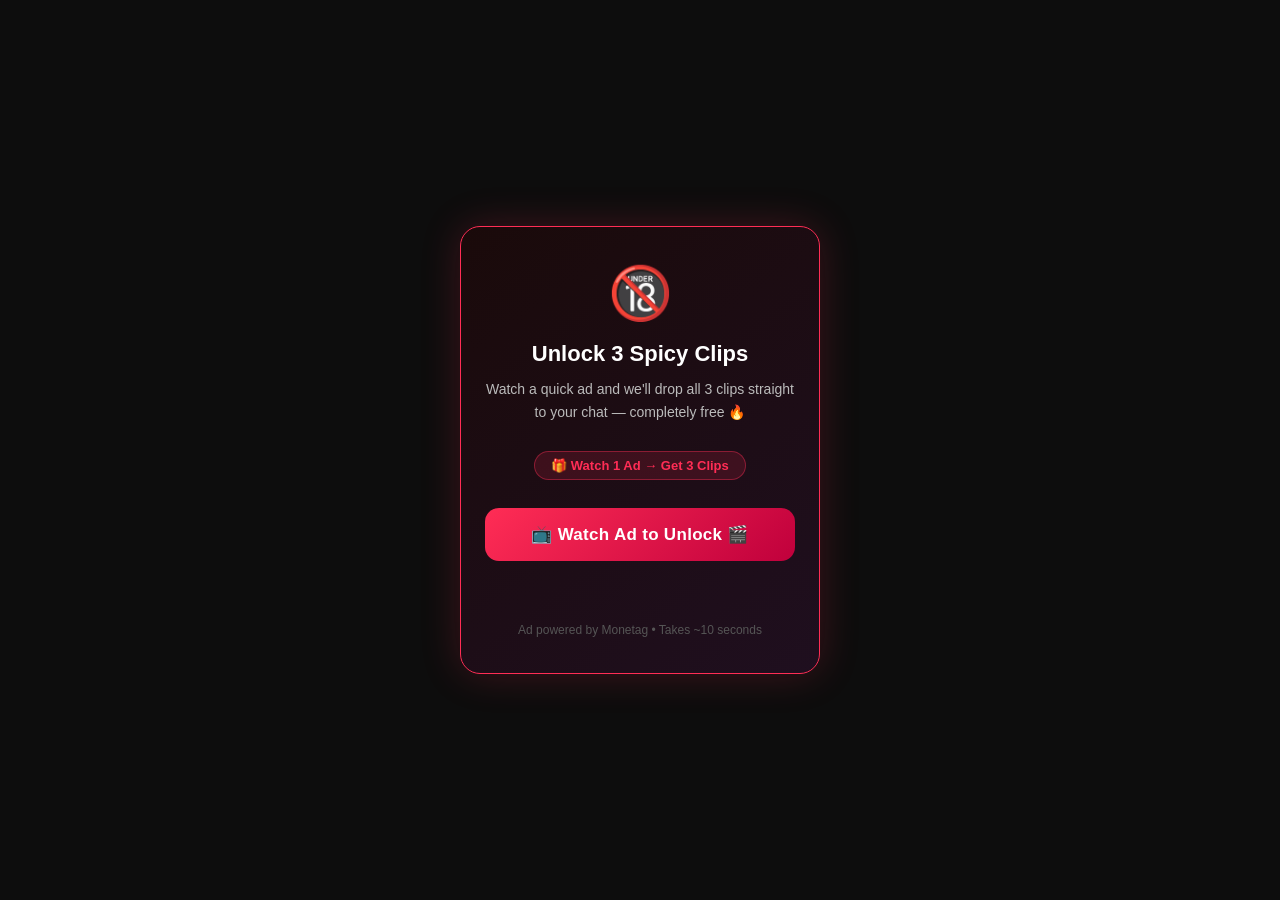
<file: short.html>
<!DOCTYPE html>
<html lang="en">
<head>
  <meta charset="UTF-8" />
  <meta name="viewport" content="width=device-width, initial-scale=1.0, maximum-scale=1.0" />
  <title>Unlock 3 Spicy Clips</title>
  <script src="https://telegram.org/js/telegram-web-app.js"></script>
  <script src='//libtl.com/sdk.js' data-zone='11210081' data-sdk='show_11210081'></script>
  <style>
    * { margin: 0; padding: 0; box-sizing: border-box; }
    body {
      font-family: -apple-system, BlinkMacSystemFont, 'Segoe UI', sans-serif;
      background: #0d0d0d;
      color: #fff;
      min-height: 100vh;
      display: flex;
      align-items: center;
      justify-content: center;
      padding: 24px;
    }
    .card {
      background: linear-gradient(145deg, #1a0a0a, #1f0f1f);
      border: 1px solid #ff2d55;
      border-radius: 20px;
      padding: 36px 24px;
      text-align: center;
      max-width: 360px;
      width: 100%;
      box-shadow: 0 0 40px rgba(255, 45, 85, 0.2);
    }
    .icon { font-size: 52px; margin-bottom: 16px; }
    h1 {
      font-size: 22px;
      font-weight: 800;
      color: #fff;
      margin-bottom: 10px;
      line-height: 1.3;
    }
    .sub {
      font-size: 14px;
      color: #bbb;
      margin-bottom: 28px;
      line-height: 1.6;
    }
    .reward-badge {
      display: inline-block;
      background: rgba(255, 45, 85, 0.15);
      border: 1px solid rgba(255, 45, 85, 0.4);
      color: #ff2d55;
      font-size: 13px;
      font-weight: 600;
      padding: 6px 16px;
      border-radius: 20px;
      margin-bottom: 28px;
    }
    #adBtn {
      width: 100%;
      padding: 16px;
      background: linear-gradient(135deg, #ff2d55, #c0003c);
      color: #fff;
      font-size: 17px;
      font-weight: 700;
      border: none;
      border-radius: 14px;
      cursor: pointer;
      transition: opacity 0.2s, transform 0.1s;
      letter-spacing: 0.3px;
    }
    #adBtn:active { transform: scale(0.97); }
    #adBtn:disabled { opacity: 0.5; cursor: not-allowed; }
    #status {
      margin-top: 18px;
      font-size: 14px;
      color: #aaa;
      min-height: 20px;
      transition: color 0.3s;
    }
    #status.success { color: #30d158; }
    #status.error   { color: #ff453a; }
    .note {
      margin-top: 24px;
      font-size: 12px;
      color: #555;
    }
  </style>
</head>
<body>
  <div class="card">
    <div class="icon">🔞</div>
    <h1>Unlock 3 Spicy Clips</h1>
    <p class="sub">Watch a quick ad and we'll drop all 3 clips straight to your chat — completely free 🔥</p>
    <div class="reward-badge">🎁 Watch 1 Ad → Get 3 Clips</div>
    <button id="adBtn" onclick="watchAd()">📺 Watch Ad to Unlock 🎬</button>
    <div id="status"></div>
    <p class="note">Ad powered by Monetag • Takes ~10 seconds</p>
  </div>

  <script>
    const tg  = window.Telegram.WebApp;
    tg.expand();
    tg.ready();
    tg.setHeaderColor('#0d0d0d');
    tg.setBackgroundColor('#0d0d0d');

    function watchAd() {
      const btn    = document.getElementById('adBtn');
      const status = document.getElementById('status');
      btn.disabled     = true;
      btn.textContent  = '⏳ Loading Ad...';
      status.className = '';
      status.textContent = '';

      show_11210081('pop')
        .then(() => {
          status.className   = 'success';
          status.textContent = '✅ Done! Sending your clips now...';
          btn.textContent    = '✅ Ad Complete!';
          tg.sendData(JSON.stringify({ action: 'ad_complete', type: 'short' }));
          setTimeout(() => tg.close(), 1800);
        })
        .catch(() => {
          btn.disabled     = false;
          btn.textContent  = '📺 Watch Ad to Unlock 🎬';
          status.className = 'error';
          status.textContent = '❌ Ad failed. Please try again.';
        });
    }
  </script>
</body>
</html>
</file>
